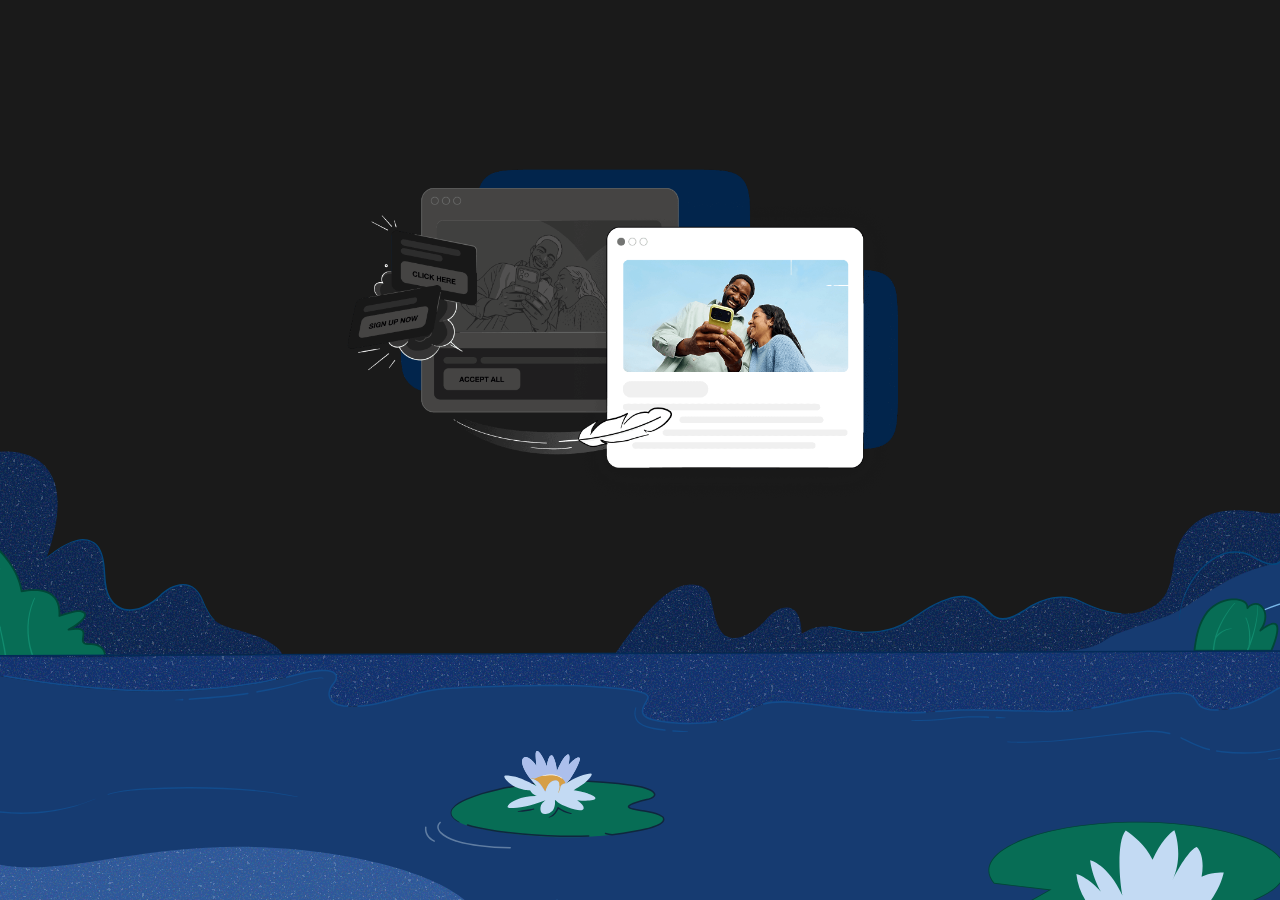
<file: data/about.html>
<!DOCTYPE html>
<html><head>
<meta charset="utf-8">
<title>About OpenBrowser</title>
<style>
* {margin:0;padding:0;box-sizing:border-box;}
html,body{height:100%;background:#1a1a1a;background-image:url('icons/footer.svg');background-repeat:no-repeat;background-position:bottom;background-size:100% auto;}
body{display:flex;align-items:center;justify-content:center;min-height:100vh;padding:0;}
.compo-img{width:50vw;height:auto;display:block;margin-top:-20%;}
</style></head>
<body>
<img src="icons/compo1.png" alt="" class="compo-img">
</body></html>
</file>
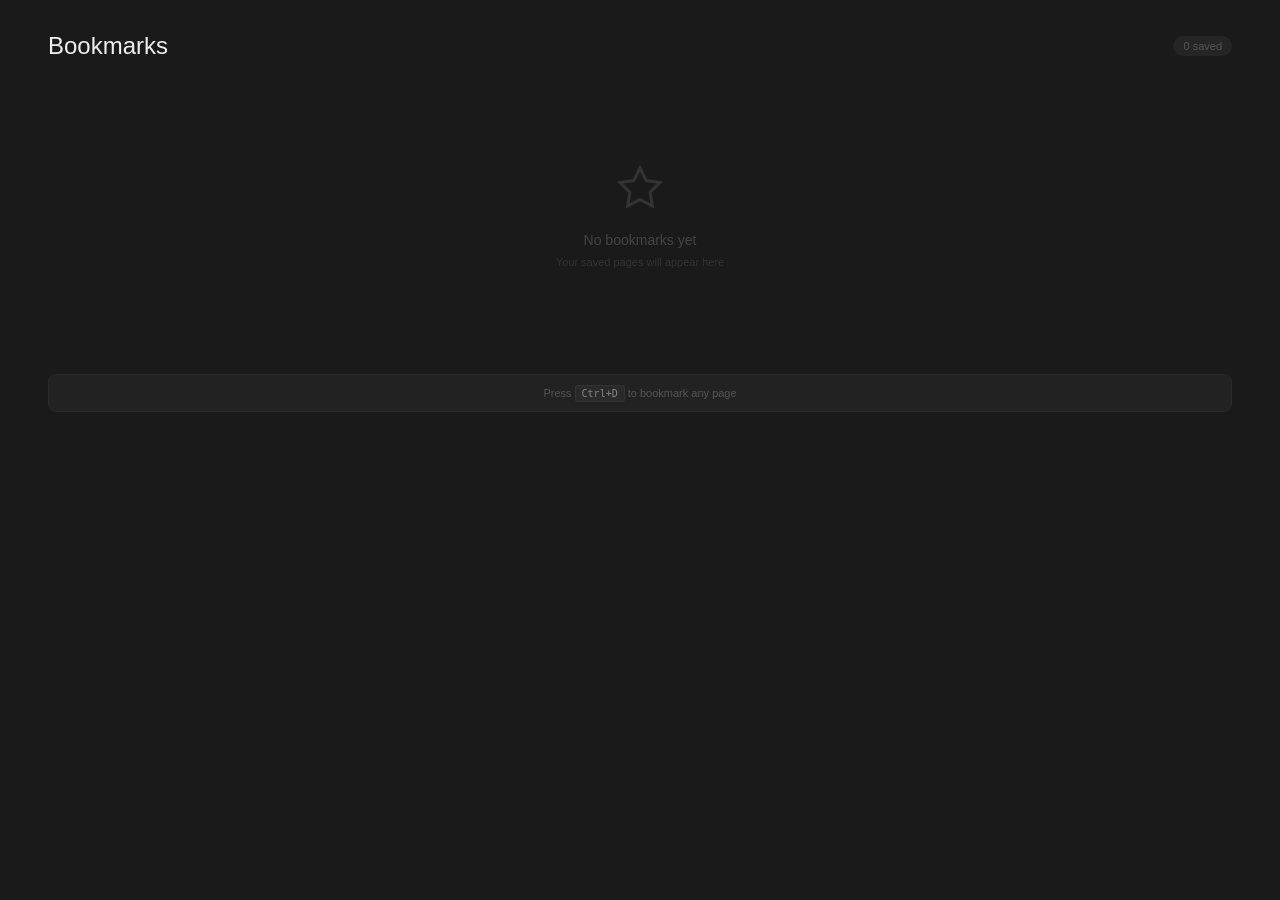
<file: data/bookmarks-page.html>
<!DOCTYPE html>
<html><head>
<meta charset="utf-8"><title>Bookmarks</title>
<style>
*{margin:0;padding:0;box-sizing:border-box}
html,body{height:100%;overflow-y:auto;background:#1a1a1a;color:#ccc;font-family:'Cantarell',-apple-system,sans-serif}
body{padding:32px 48px}
.header{display:flex;align-items:center;gap:16px;margin-bottom:24px}
.header h1{font-size:24px;font-weight:300;color:#eee;flex:1}
.header .count{font-size:11px;color:#555;background:#252525;padding:4px 10px;border-radius:12px}
.empty{text-align:center;padding:80px 0;color:#444}
.empty svg{width:48px;height:48px;margin-bottom:16px;color:#333}
.empty p{font-size:14px;margin-bottom:4px}
.empty small{font-size:11px;color:#333}
.tip{margin-top:24px;padding:12px 16px;background:#222;border-radius:8px;border:1px solid #2a2a2a;font-size:11px;color:#555;text-align:center}
kbd{background:#2a2a2a;border:1px solid #333;border-radius:3px;padding:2px 6px;font-size:10px;color:#888;font-family:monospace}
</style>
</head><body>
<div class="header">
<h1>Bookmarks</h1>
<span class="count">0 saved</span>
</div>
<div class="empty">
<svg viewBox="0 0 24 24" fill="none" stroke="currentColor" stroke-width="1.5"><polygon points="12 2 15.09 8.26 22 9.27 17 14.14 18.18 21.02 12 17.77 5.82 21.02 7 14.14 2 9.27 8.91 8.26 12 2"/></svg>
<p>No bookmarks yet</p>
<small>Your saved pages will appear here</small>
</div>
<div class="tip">Press <kbd>Ctrl+D</kbd> to bookmark any page</div>
</body></html>
</file>
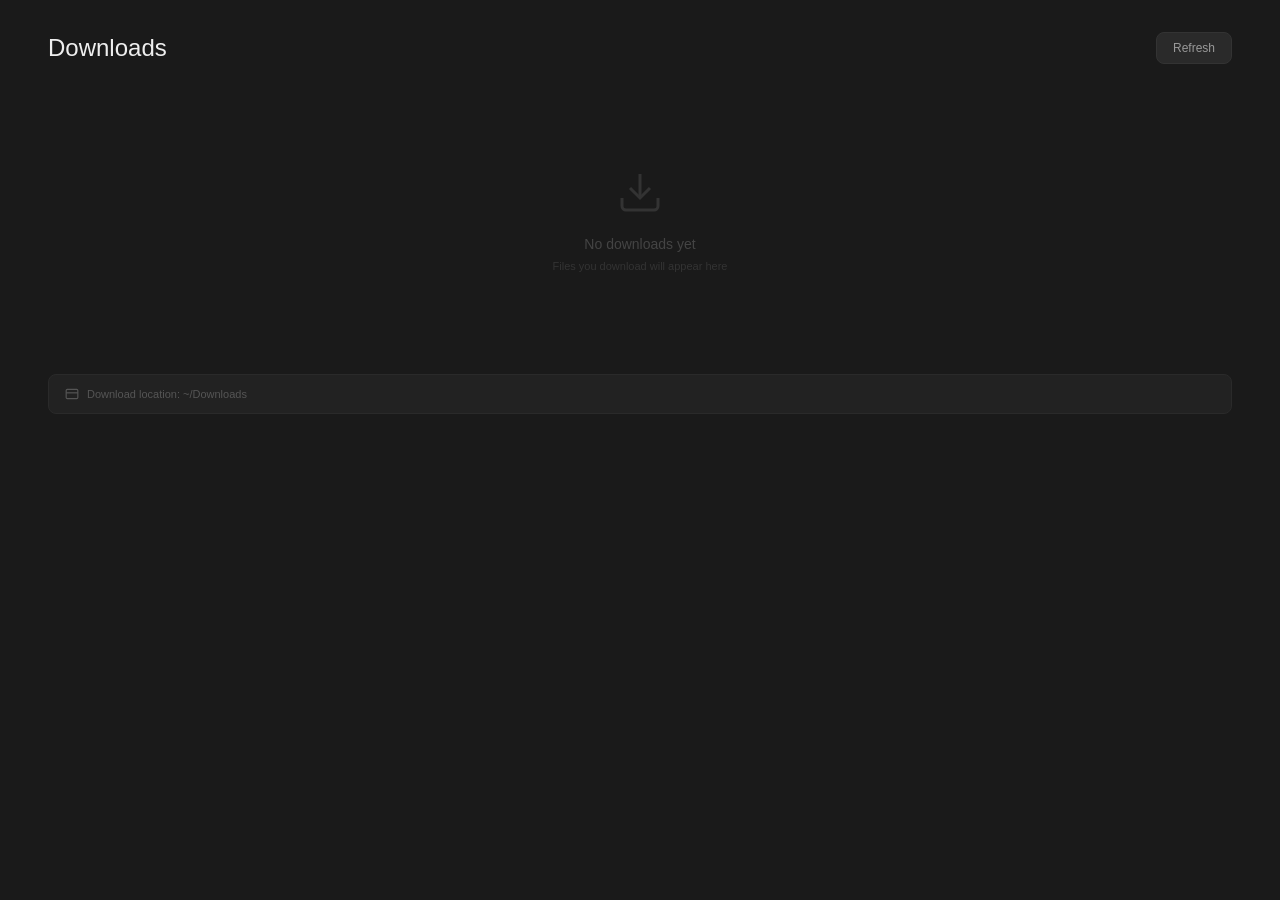
<file: data/downloads-page.html>
<!DOCTYPE html>
<html><head>
<meta charset="utf-8"><title>Downloads</title>
<style>
*{margin:0;padding:0;box-sizing:border-box}
html,body{height:100%;overflow-y:auto;background:#1a1a1a;color:#ccc;font-family:'Cantarell',-apple-system,sans-serif}
body{padding:32px 48px}
.header{display:flex;align-items:center;gap:16px;margin-bottom:24px}
.header h1{font-size:24px;font-weight:300;color:#eee;flex:1}
.header button{background:#2a2a2a;color:#999;border:1px solid #333;border-radius:8px;padding:8px 16px;font-size:12px;cursor:pointer}
.header button:hover{background:#333;color:#fff}
.empty{text-align:center;padding:80px 0;color:#444}
.empty svg{width:48px;height:48px;margin-bottom:16px;color:#333}
.empty p{font-size:14px;margin-bottom:4px}
.empty small{font-size:11px;color:#333}
.info{display:flex;align-items:center;gap:8px;margin-top:20px;padding:12px 16px;background:#222;border-radius:8px;border:1px solid #2a2a2a;font-size:11px;color:#555}
</style>
</head><body>
<div class="header">
<h1>Downloads</h1>
<button onclick="window.location.reload()">Refresh</button>
</div>
<div class="empty">
<svg viewBox="0 0 24 24" fill="none" stroke="currentColor" stroke-width="1.5"><path d="M21 15v4a2 2 0 0 1-2 2H5a2 2 0 0 1-2-2v-4"/><polyline points="7 10 12 15 17 10"/><line x1="12" x2="12" y1="15" y2="3"/></svg>
<p>No downloads yet</p>
<small>Files you download will appear here</small>
</div>
<div class="info">
<svg viewBox="0 0 24 24" fill="none" stroke="currentColor" stroke-width="2" style="width:14px;height:14px;flex-shrink:0"><rect width="20" height="16" x="2" y="4" rx="2"/><path d="M2 10h20"/></svg>
Download location: ~/Downloads
</div>
</body></html>
</file>
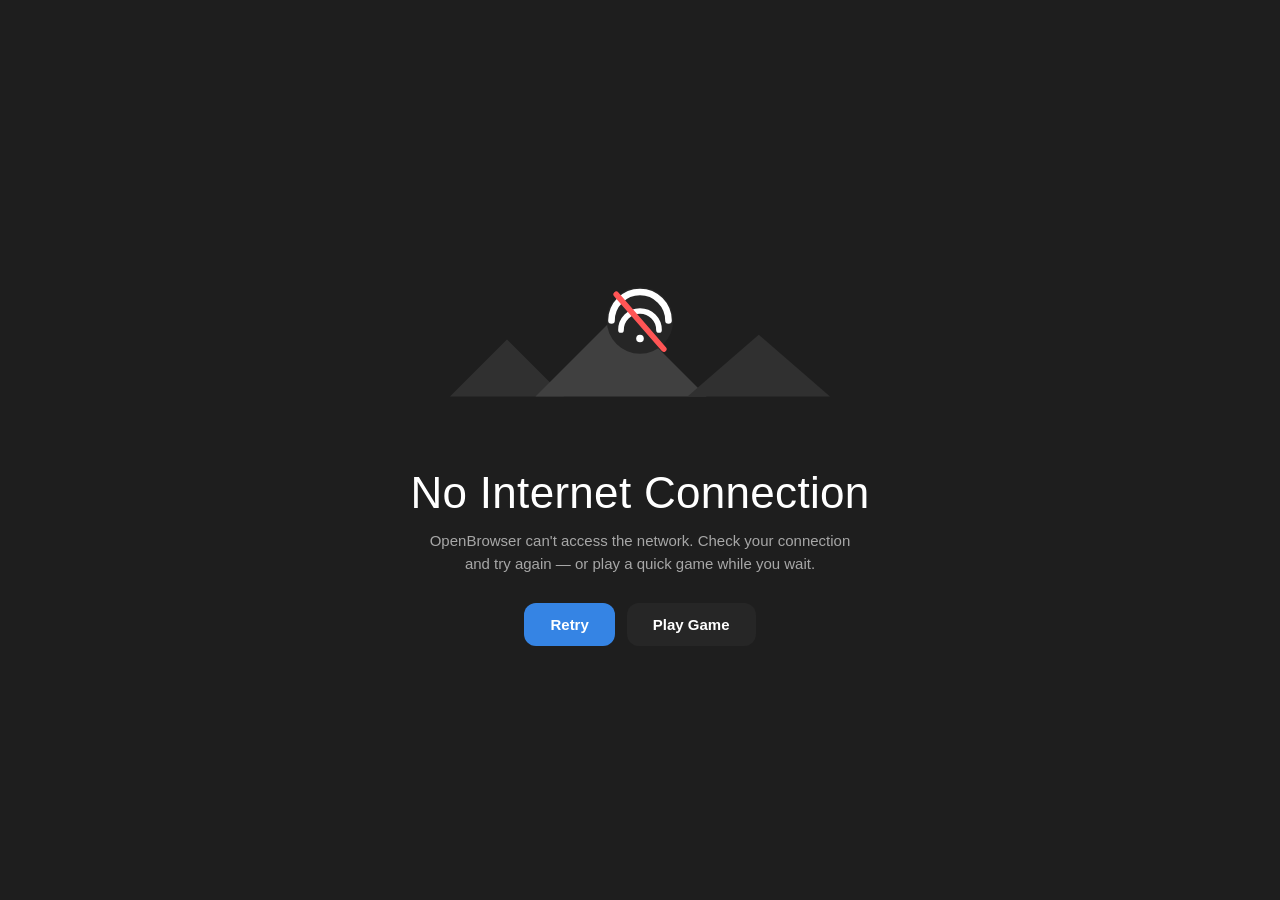
<file: data/offline.html>
<!DOCTYPE html>
<html lang="en"><head>
<meta charset="UTF-8">
<meta name="viewport" content="width=device-width, initial-scale=1.0">
<title>OpenBrowser - Offline</title>
<style>
:root{--bg:#1e1e1e;--surface:#262626;--surface-hover:#303030;--text:#ffffff;--muted:#a7a7a7;--accent:#3584e4;--danger:#ff5555;}
*{margin:0;padding:0;box-sizing:border-box;font-family:'Cantarell','Inter','Segoe UI',sans-serif;}
html,body{width:100%;height:100%;overflow:hidden;background:var(--bg);color:var(--text);}
#offline{width:100vw;height:100vh;display:flex;flex-direction:column;justify-content:center;align-items:center;text-align:center;padding:20px;}
.hero-svg{width:380px;max-width:80vw;height:auto;margin-bottom:24px;}
h1{font-size:44px;font-weight:300;margin-bottom:12px;letter-spacing:.3px;}
p{color:var(--muted);margin-bottom:28px;font-size:15px;line-height:1.5;max-width:440px;}
.actions{display:flex;gap:12px;flex-wrap:wrap;justify-content:center;}
button{border:none;border-radius:12px;padding:13px 26px;cursor:pointer;font-size:15px;font-weight:600;transition:background .15s,transform .12s;}
button:hover{transform:translateY(-2px);}
.primary{background:var(--accent);color:#fff;}
.primary:hover{background:#3b8fee;}
.secondary{background:var(--surface);color:#fff;}
.secondary:hover{background:var(--surface-hover);}
#game{display:none;width:100vw;height:100vh;background:#111;position:relative;}
canvas{width:100%;height:100%;display:block;}
.exit{position:absolute;top:20px;right:20px;z-index:10;}
.score{position:absolute;top:24px;left:24px;z-index:10;font-size:20px;font-weight:700;color:#fff;font-variant-numeric:tabular-nums;}
.hint{position:absolute;bottom:30px;left:50%;transform:translateX(-50%);color:#888;font-size:13px;z-index:10;}
</style></head>
<body>
<div id="offline">
  <svg class="hero-svg" viewBox="0 0 800 400">
    <rect width="800" height="400" fill="#1e1e1e"/>
    <path d="M0 300 L120 180 L240 300 Z" fill="#303030"/>
    <path d="M180 300 L360 120 L540 300 Z" fill="#404040"/>
    <path d="M500 300 L650 170 L800 300 Z" fill="#303030"/>
    <circle cx="400" cy="140" r="70" fill="#262626"/>
    <path d="M340 140 A60 60 0 0 1 460 140" stroke="#fff" stroke-width="14" fill="none" stroke-linecap="round"/>
    <path d="M360 160 A40 40 0 0 1 440 160" stroke="#fff" stroke-width="12" fill="none" stroke-linecap="round"/>
    <circle cx="400" cy="178" r="8" fill="#fff"/>
    <line x1="350" y1="85" x2="450" y2="200" stroke="#ff5555" stroke-width="12" stroke-linecap="round"/>
  </svg>
  <h1>No Internet Connection</h1>
  <p>OpenBrowser can't access the network. Check your connection and try again — or play a quick game while you wait.</p>
  <div class="actions">
    <button class="primary" onclick="retry()">Retry</button>
    <button class="secondary" onclick="startGame()">Play Game</button>
  </div>
</div>
<div id="game">
  <div class="score" id="score">0</div>
  <button class="secondary exit" onclick="exitGame()">Exit Game</button>
  <div class="hint">Press Space or click to jump</div>
  <canvas id="canvas"></canvas>
</div>
<script>
function retry(){if(window.webkit&&window.webkit.messageHandlers&&window.webkit.messageHandlers.retry){window.webkit.messageHandlers.retry.postMessage("retry");}else{location.reload();}}
const offline=document.getElementById("offline"),game=document.getElementById("game"),scoreEl=document.getElementById("score");
let running=false;
function startGame(){offline.style.display="none";game.style.display="block";running=true;reset();}
function exitGame(){game.style.display="none";offline.style.display="flex";running=false;}
const canvas=document.getElementById("canvas"),ctx=canvas.getContext("2d");
function resize(){canvas.width=window.innerWidth;canvas.height=window.innerHeight;}
resize();window.addEventListener("resize",resize);
let groundH=120,player,obstacle,gravity,score,best=0,speed,over;
function reset(){groundH=Math.min(140,canvas.height*0.18);player={x:120,w:42,h:42,y:canvas.height-groundH-42,dy:0,jump:false};obstacle={x:canvas.width+200,w:30,h:50};gravity=0.8;score=0;speed=8;over=false;scoreEl.textContent=0;}
function jump(){if(over){reset();return;}if(!player.jump){player.dy=-16;player.jump=true;}}
document.addEventListener("keydown",e=>{if(e.code==="Space"){e.preventDefault();jump();}});
canvas.addEventListener("pointerdown",jump);
function loop(){
  if(running){
    const gy=canvas.height-groundH;
    ctx.fillStyle="#111";ctx.fillRect(0,0,canvas.width,canvas.height);
    ctx.fillStyle="#2a2a2a";ctx.fillRect(0,gy,canvas.width,groundH);
    ctx.strokeStyle="#3584e4";ctx.lineWidth=3;ctx.beginPath();ctx.moveTo(0,gy);ctx.lineTo(canvas.width,gy);ctx.stroke();
    if(!over){
      player.dy+=gravity;player.y+=player.dy;
      if(player.y>=gy-player.h){player.y=gy-player.h;player.dy=0;player.jump=false;}
      obstacle.x-=speed;obstacle.y=gy-obstacle.h;
      if(obstacle.x<-60){obstacle.x=canvas.width+200+Math.random()*300;score++;scoreEl.textContent=score;if(score>best)best=score;if(score%5===0)speed+=0.6;}
      if(player.x<obstacle.x+obstacle.w&&player.x+player.w>obstacle.x&&player.y+player.h>obstacle.y){over=true;}
    }
    ctx.fillStyle="#fff";ctx.beginPath();ctx.roundRect(player.x,player.y,player.w,player.h,8);ctx.fill();
    ctx.fillStyle="#ff5555";ctx.beginPath();ctx.roundRect(obstacle.x,obstacle.y,obstacle.w,obstacle.h,6);ctx.fill();
    if(over){
      ctx.fillStyle="rgba(0,0,0,.55)";ctx.fillRect(0,0,canvas.width,canvas.height);
      ctx.fillStyle="#fff";ctx.textAlign="center";ctx.font="700 36px Cantarell,sans-serif";
      ctx.fillText("Game Over",canvas.width/2,canvas.height/2-10);
      ctx.font="18px Cantarell,sans-serif";ctx.fillStyle="#aaa";
      ctx.fillText("Score "+score+"  ·  Best "+best+"  —  Space/click to restart",canvas.width/2,canvas.height/2+28);
    }
  }
  requestAnimationFrame(loop);
}
loop();
</script>
</body></html>
</file>
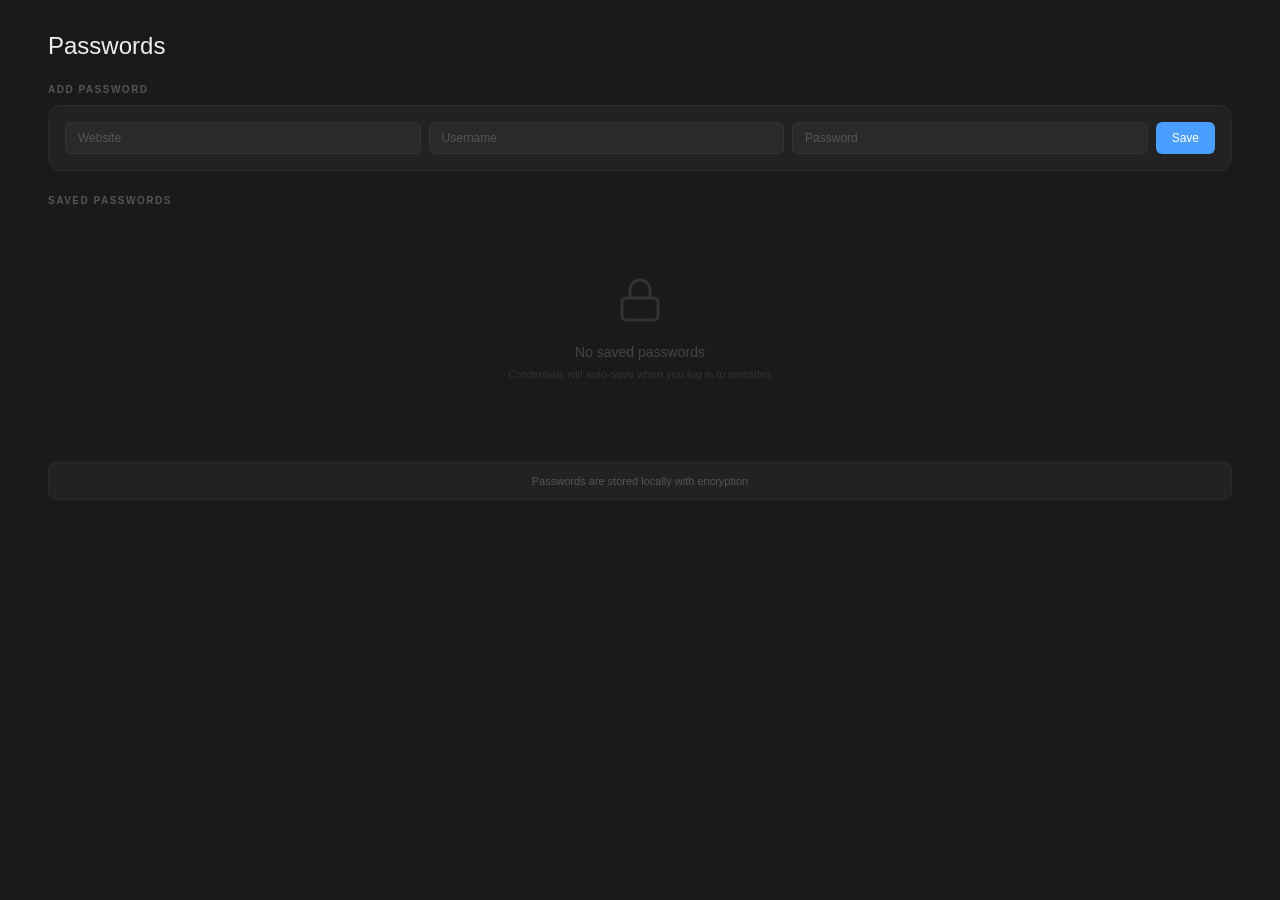
<file: data/passwords-page.html>
<!DOCTYPE html>
<html><head>
<meta charset="utf-8"><title>Passwords</title>
<style>
*{margin:0;padding:0;box-sizing:border-box}
html,body{height:100%;overflow-y:auto;background:#1a1a1a;color:#ccc;font-family:'Cantarell',-apple-system,sans-serif}
body{padding:32px 48px}
h1{font-size:24px;font-weight:300;color:#eee;margin-bottom:24px}
.section-title{font-size:10px;font-weight:700;color:#555;text-transform:uppercase;letter-spacing:1.5px;margin-bottom:10px;margin-top:20px}
.add-form{background:#222;border:1px solid #2a2a2a;border-radius:12px;padding:16px;display:flex;gap:8px;margin-bottom:24px}
.add-form input{flex:1;background:#2a2a2a;border:1px solid #333;border-radius:6px;padding:8px 12px;color:#ccc;font-size:12px;outline:none}
.add-form input:focus{border-color:#4a9eff}
.add-form input::placeholder{color:#555}
.add-form button{background:#4a9eff;color:#fff;border:none;border-radius:6px;padding:8px 16px;font-size:12px;cursor:pointer}
.add-form button:hover{background:#3a8eef}
.empty{text-align:center;padding:60px 0;color:#444}
.empty svg{width:48px;height:48px;margin-bottom:16px;color:#333}
.empty p{font-size:14px;margin-bottom:4px}
.empty small{font-size:11px;color:#333}
.info{margin-top:20px;padding:12px 16px;background:#222;border-radius:8px;border:1px solid #2a2a2a;font-size:11px;color:#555;text-align:center}
</style>
</head><body>
<h1>Passwords</h1>
<div class="section-title">Add Password</div>
<div class="add-form">
<input type="text" placeholder="Website">
<input type="text" placeholder="Username">
<input type="password" placeholder="Password">
<button>Save</button>
</div>
<div class="section-title">Saved Passwords</div>
<div class="empty">
<svg viewBox="0 0 24 24" fill="none" stroke="currentColor" stroke-width="1.5"><rect width="18" height="11" x="3" y="11" rx="2" ry="2"/><path d="M7 11V7a5 5 0 0 1 10 0v4"/></svg>
<p>No saved passwords</p>
<small>Credentials will auto-save when you log in to websites</small>
</div>
<div class="info">Passwords are stored locally with encryption</div>
</body></html>
</file>
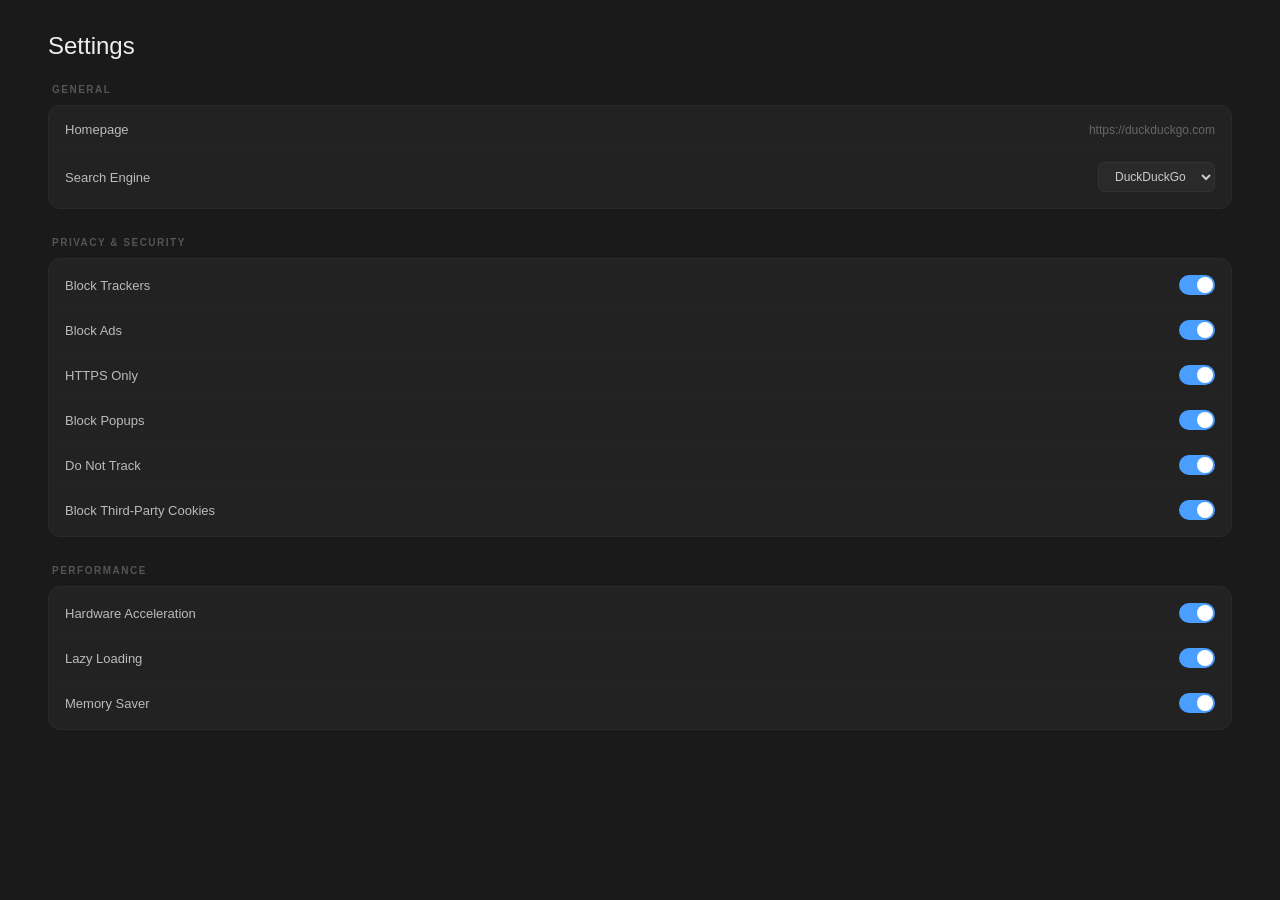
<file: data/settings-page.html>
<!DOCTYPE html>
<html><head>
<meta charset="utf-8"><title>Settings</title>
<style>
*{margin:0;padding:0;box-sizing:border-box}
html,body{height:100%;overflow-y:auto;background:#1a1a1a;color:#ccc;font-family:'Cantarell',-apple-system,sans-serif}
body{padding:32px 48px}
h1{font-size:24px;font-weight:300;color:#eee;margin-bottom:24px}
.section{margin-bottom:28px}
.section-title{font-size:10px;font-weight:700;color:#555;text-transform:uppercase;letter-spacing:1.5px;margin-bottom:10px;padding-left:4px}
.card{background:#222;border:1px solid #2a2a2a;border-radius:12px;padding:4px 0;margin-bottom:12px}
.row{display:flex;align-items:center;justify-content:space-between;padding:12px 16px;border-bottom:1px solid #252525}
.row:last-child{border-bottom:none}
.row .label{font-size:13px;color:#bbb}
.row .value{font-size:12px;color:#666}
.row select{background:#2a2a2a;color:#ccc;border:1px solid #333;border-radius:6px;padding:6px 12px;font-size:12px;outline:none}
.toggle{width:36px;height:20px;border-radius:10px;background:#333;position:relative;cursor:pointer;transition:0.2s}
.toggle.on{background:#4a9eff}
.toggle::after{content:'';position:absolute;top:2px;left:2px;width:16px;height:16px;border-radius:50%;background:#fff;transition:0.2s}
.toggle.on::after{left:18px}
</style>
</head><body>
<h1>Settings</h1>
<div class="section">
<div class="section-title">General</div>
<div class="card">
<div class="row"><span class="label">Homepage</span><span class="value">https://duckduckgo.com</span></div>
<div class="row"><span class="label">Search Engine</span>
<select id="engine"><option>Google</option><option selected>DuckDuckGo</option><option>Bing</option><option>Brave</option><option>Yahoo</option><option>Yandex</option></select></div>
</div></div>
<div class="section">
<div class="section-title">Privacy & Security</div>
<div class="card">
<div class="row"><span class="label">Block Trackers</span><div class="toggle on"></div></div>
<div class="row"><span class="label">Block Ads</span><div class="toggle on"></div></div>
<div class="row"><span class="label">HTTPS Only</span><div class="toggle on"></div></div>
<div class="row"><span class="label">Block Popups</span><div class="toggle on"></div></div>
<div class="row"><span class="label">Do Not Track</span><div class="toggle on"></div></div>
<div class="row"><span class="label">Block Third-Party Cookies</span><div class="toggle on"></div></div>
</div></div>
<div class="section">
<div class="section-title">Performance</div>
<div class="card">
<div class="row"><span class="label">Hardware Acceleration</span><div class="toggle on"></div></div>
<div class="row"><span class="label">Lazy Loading</span><div class="toggle on"></div></div>
<div class="row"><span class="label">Memory Saver</span><div class="toggle on"></div></div>
</div></div>
<script>
document.querySelectorAll('.toggle').forEach(t=>{
t.addEventListener('click',()=>t.classList.toggle('on'));
});
</script>
</body></html>
</file>
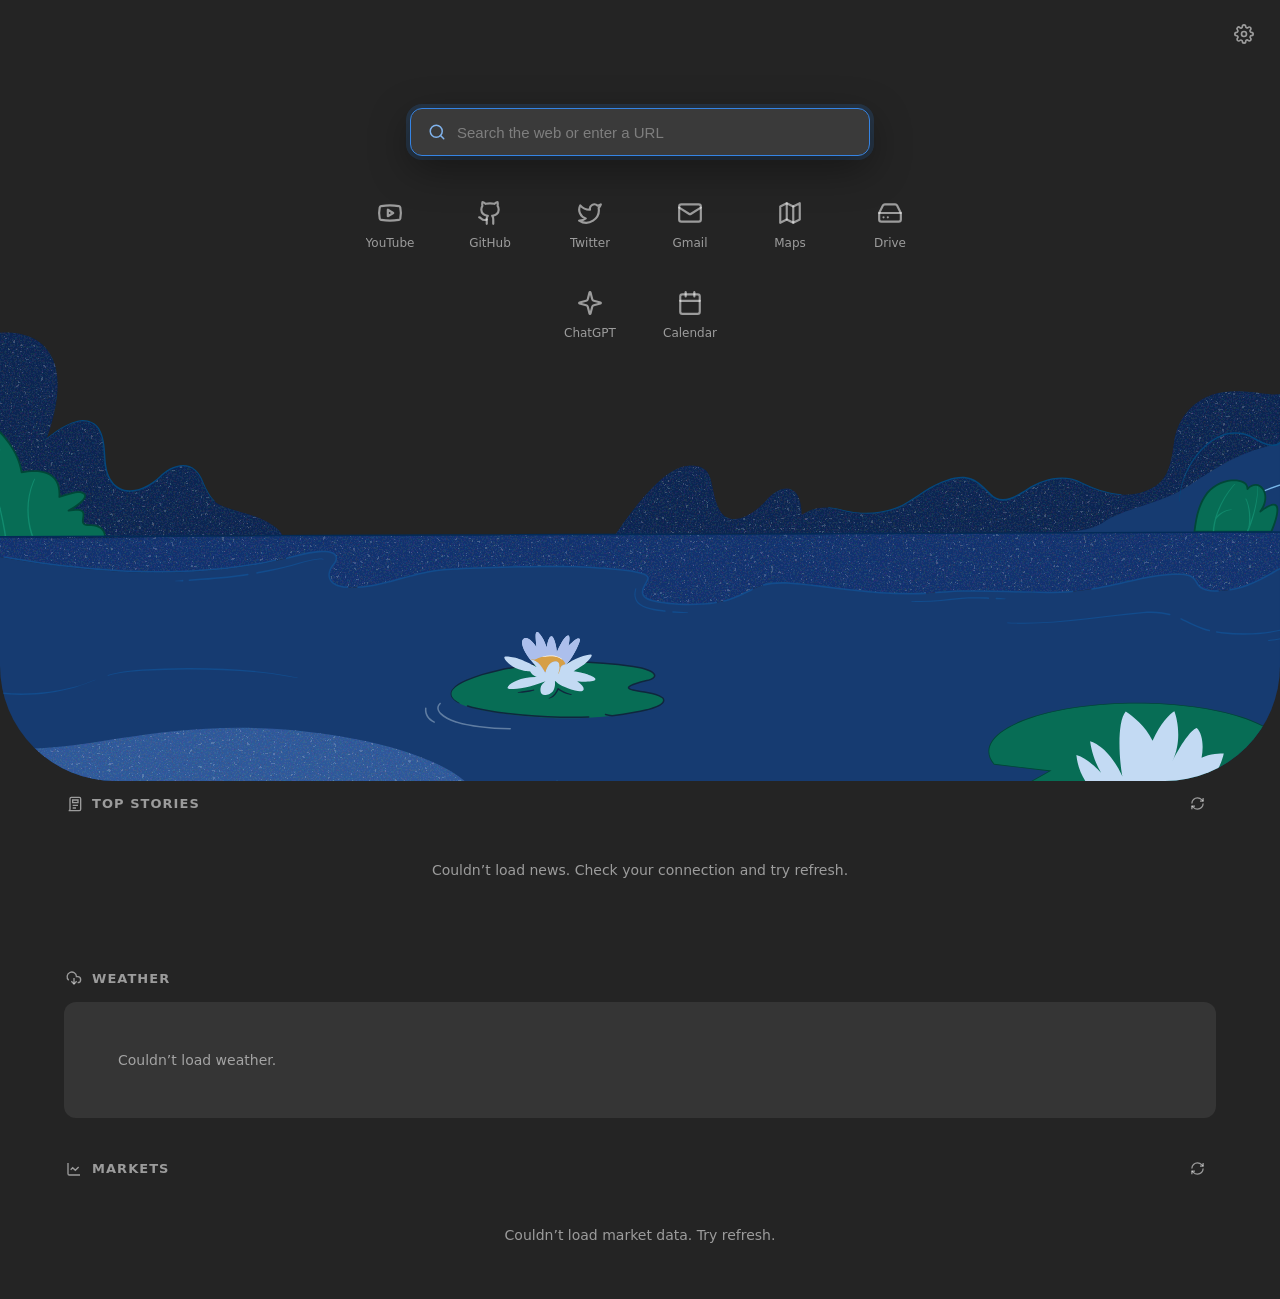
<file: data/startup.html>
<!DOCTYPE html>
<html lang="en"><head>
<meta charset="utf-8">
<meta name="viewport" content="width=device-width, initial-scale=1.0">
<title>New Tab</title>
<style>
*{margin:0;padding:0;box-sizing:border-box}
/* Adwaita (GNOME) dark palette */
:root{
  --window-bg:#242424;
  --card-bg:rgba(255,255,255,.08);
  --card-bg-hover:rgba(255,255,255,.13);
  --separator:rgba(255,255,255,.08);
  --fg:#ffffff;
  --dim:rgba(255,255,255,.55);
  --dimmer:rgba(255,255,255,.35);
  --accent:#3584e4;
  --accent-text:#81b3ec;
  --radius:12px;
}
html,body{height:100%}
body{
  background:var(--window-bg);color:var(--fg);
  font-family:'Adwaita Sans','Cantarell',-apple-system,system-ui,'Segoe UI',sans-serif;
  -webkit-font-smoothing:antialiased;min-height:100vh;
}

/* ===== Section 1: search at top + shortcuts ===== */
.hero{min-height:62vh;display:flex;flex-direction:column;align-items:center;padding:clamp(60px,12vh,140px) 24px 0}
.search-wrap{position:relative;width:100%;max-width:460px}
.s-icon{position:absolute;left:18px;top:50%;transform:translateY(-50%);width:18px;height:18px;color:var(--dim);pointer-events:none;transition:color .2s}
#searchInput{
  width:100%;height:48px;padding:0 18px 0 46px;border-radius:12px;
  border:1px solid var(--separator);background:var(--card-bg);color:var(--fg);
  font-size:15px;outline:none;transition:border-color .2s,background .2s,box-shadow .2s;
}
#searchInput::placeholder{color:var(--dimmer)}
#searchInput:focus{border-color:var(--accent);background:rgba(255,255,255,.1);box-shadow:0 12px 40px rgba(0,0,0,.4),0 0 0 4px rgba(53,132,228,.18)}
.search-wrap:focus-within .s-icon{color:var(--accent-text)}

/* shortcuts — plain gray icons, no card */
.shortcuts{display:flex;flex-wrap:wrap;justify-content:center;gap:12px;margin-top:30px;max-width:620px}
.shortcut{display:flex;flex-direction:column;align-items:center;gap:10px;width:88px;cursor:pointer;font-family:inherit;color:var(--dim);font-size:12px;font-weight:500;padding:14px 8px;border-radius:14px;background:none;border:none;transition:color .15s,transform .15s}
.shortcut .ico{display:flex;align-items:center;justify-content:center}
.shortcut .ico svg{width:26px;height:26px;color:var(--dim);transition:color .15s}
.shortcut .name{white-space:nowrap;overflow:hidden;text-overflow:ellipsis;max-width:100%}
.shortcut:hover{color:var(--fg);transform:translateY(-3px)}
.shortcut:hover .ico svg{color:var(--fg)}

/* Footer SVG under shortcuts — full bleed (fits both corners) */
.login-anim{display:block;width:100vw;max-width:100vw;margin-left:calc(50% - 50vw);margin-right:calc(50% - 50vw);margin-top:-30px;height:auto;border-bottom-left-radius:clamp(40px,9vw,140px);border-bottom-right-radius:clamp(40px,9vw,140px)}

/* ===== Section 2: news ===== */
.news{padding:0 clamp(24px,5vw,80px) 56px;max-width:1280px;margin:0 auto}
.section-title{display:flex;align-items:center;gap:10px;font-size:13px;font-weight:700;color:var(--dim);text-transform:uppercase;letter-spacing:.08em;margin:8px 2px 16px}
.section-title svg{width:16px;height:16px}
.section-title .grow{flex:1}
.icon-btn{background:none;border:none;color:var(--dim);cursor:pointer;border-radius:8px;padding:7px 9px;display:flex;align-items:center;transition:color .15s}
.icon-btn:hover{color:var(--fg)}
.icon-btn svg{width:15px;height:15px}
.news-grid{display:grid;grid-template-columns:repeat(auto-fill,minmax(260px,1fr));gap:10px}
.news-card{display:flex;gap:12px;align-items:flex-start;padding:13px 14px;border-radius:var(--radius);background:var(--card-bg);cursor:pointer;transition:background .15s,transform .15s}
.news-card:hover{background:var(--card-bg-hover);transform:translateY(-2px)}
.news-card .thumb{width:38px;height:38px;border-radius:9px;flex-shrink:0;background:rgba(255,255,255,.06);object-fit:contain;padding:7px}
.news-card .body{display:flex;flex-direction:column;gap:6px;min-width:0;flex:1}
.news-card .nt{font-size:13.5px;font-weight:600;line-height:1.35;display:-webkit-box;-webkit-line-clamp:2;-webkit-box-orient:vertical;overflow:hidden}
.news-card .meta{display:flex;align-items:center;gap:8px;font-size:11.5px;color:var(--dim);flex-wrap:wrap}
.news-card .domain{color:var(--accent-text);overflow:hidden;text-overflow:ellipsis;white-space:nowrap;max-width:120px}
.news-card .dot{width:3px;height:3px;border-radius:50%;background:var(--dimmer);flex-shrink:0}
.news-status{padding:28px;text-align:center;color:var(--dim);font-size:14px;grid-column:1/-1}
.skeleton{background:var(--card-bg);border-radius:var(--radius);min-height:66px;position:relative;overflow:hidden}
.skeleton::after{content:'';position:absolute;inset:0;background:linear-gradient(90deg,transparent,rgba(255,255,255,.05),transparent);animation:sh 1.2s infinite}
@keyframes sh{100%{transform:translateX(100%)}}
/* ===== Background layer ===== */
.bg-layer{position:fixed;inset:0;z-index:-1;background-size:cover;background-position:center;background-repeat:no-repeat}

/* ===== Settings gear ===== */
.gear-btn{position:fixed;top:14px;right:16px;z-index:50;width:40px;height:40px;border-radius:999px;border:none;background:none;color:var(--dim);display:flex;align-items:center;justify-content:center;cursor:pointer;transition:color .15s}
.gear-btn:hover{color:var(--fg)}
.gear-btn svg{width:20px;height:20px}

/* ===== Customise dialog ===== */
.cust-overlay{position:fixed;inset:0;background:rgba(0,0,0,.6);display:none;align-items:center;justify-content:center;z-index:120}
.cust-overlay.show{display:flex}
.cust-dialog{width:min(94vw,640px);max-height:86vh;background:#1f1f1f;border-radius:16px;overflow:hidden;display:flex;flex-direction:column;box-shadow:0 24px 64px rgba(0,0,0,.6)}
.cust-header{display:flex;align-items:center;padding:18px 22px;border-bottom:1px solid var(--separator)}
.cust-header h2{font-size:18px;font-weight:700;flex:1}
.cust-close{width:34px;height:34px;border-radius:999px;border:none;background:transparent;color:var(--dim);cursor:pointer;display:flex;align-items:center;justify-content:center;transition:background .15s,color .15s}
.cust-close:hover{background:var(--card-bg-hover);color:var(--fg)}
.cust-close svg{width:18px;height:18px}
.cust-body{padding:22px;overflow-y:auto}
.cust-label{font-size:12px;font-weight:700;color:var(--dim);text-transform:uppercase;letter-spacing:.07em;margin-bottom:14px}
.bg-grid{display:grid;grid-template-columns:repeat(auto-fill,minmax(132px,1fr));gap:12px}
.bg-opt{position:relative;aspect-ratio:16/10;border-radius:12px;cursor:pointer;border:2px solid transparent;overflow:hidden;background-size:cover;background-position:center;display:flex;align-items:center;justify-content:center;color:var(--fg);font-size:12px;font-weight:600;transition:border-color .15s}
.bg-opt.special{background:var(--card-bg);border:2px dashed var(--separator);flex-direction:column;gap:6px;color:var(--dim)}
.bg-opt.special:hover{border-color:var(--accent);color:var(--fg)}
.bg-opt.special svg{width:22px;height:22px}
.bg-opt.selected{border-color:var(--accent)}
.bg-opt .check{position:absolute;top:6px;right:6px;width:22px;height:22px;border-radius:999px;background:var(--accent);color:#fff;display:none;align-items:center;justify-content:center}
.bg-opt.selected .check{display:flex}
.bg-opt .check svg{width:13px;height:13px}

/* ===== Weather + Markets panels ===== */
.panel{padding:0 clamp(24px,5vw,80px) 28px;max-width:1280px;margin:0 auto}
.weather{display:flex;align-items:center;gap:22px;background:var(--card-bg);border-radius:var(--radius);padding:22px 26px;flex-wrap:wrap}
.weather .wicon svg{width:48px;height:48px;color:var(--fg)}
.weather .wtemp{font-size:42px;font-weight:300;line-height:1;font-variant-numeric:tabular-nums}
.weather .wmeta{display:flex;flex-direction:column;gap:3px}
.weather .wcity{font-size:15px;font-weight:600}
.weather .wcond{font-size:13px;color:var(--dim)}
.weather .whl{margin-left:18px;font-size:13.5px;color:var(--dim);text-align:right;line-height:1.6}
.weather .wgraph{margin-left:auto;width:260px;max-width:42vw}
.weather .wgraph svg{width:100%;height:76px;display:block;overflow:visible}
.wgraph .line{fill:none;stroke:var(--accent-text);stroke-width:2;stroke-linecap:round;stroke-linejoin:round}
.wgraph .area{fill:rgba(53,132,228,.16);stroke:none}
.wgraph .dotnow{fill:var(--accent-text)}
.wgraph .lbl{fill:var(--dim);font-size:10px;font-weight:600}
.stocks-grid{display:grid;grid-template-columns:repeat(auto-fill,minmax(160px,1fr));gap:12px}
.stock{background:var(--card-bg);border-radius:var(--radius);padding:14px 16px;display:flex;flex-direction:column;gap:6px}
.stock .sname{font-size:13px;color:var(--dim);font-weight:600;white-space:nowrap;overflow:hidden;text-overflow:ellipsis;display:flex;align-items:center;gap:7px}
.stock .scoin{width:18px;height:18px;border-radius:50%;flex-shrink:0}
.stock .sprice{font-size:19px;font-weight:600;font-variant-numeric:tabular-nums}
.stock .schg{font-size:12.5px;font-weight:600;font-variant-numeric:tabular-nums}
.stock .up{color:#57e389}
.stock .down{color:#ff7b72}
.stock .spark{width:100%;height:36px;margin-top:6px;display:block;overflow:visible}
.stock .spark .l{fill:none;stroke-width:1.5;stroke-linecap:round;stroke-linejoin:round}
.stock .spark .a{opacity:.16}

@media (prefers-reduced-motion:reduce){*{animation:none!important;transition:none!important}.skeleton::after{animation:none}}
</style>
</head>
<body>

<div class="bg-layer" id="bgLayer"></div>

<button class="gear-btn" id="gearBtn" title="Customise">
  <svg viewBox="0 0 24 24" fill="none" stroke="currentColor" stroke-width="2"><circle cx="12" cy="12" r="3"/><path d="M19.4 15a1.65 1.65 0 0 0 .33 1.82l.06.06a2 2 0 1 1-2.83 2.83l-.06-.06a1.65 1.65 0 0 0-1.82-.33 1.65 1.65 0 0 0-1 1.51V21a2 2 0 0 1-4 0v-.09A1.65 1.65 0 0 0 9 19.4a1.65 1.65 0 0 0-1.82.33l-.06.06a2 2 0 1 1-2.83-2.83l.06-.06a1.65 1.65 0 0 0 .33-1.82 1.65 1.65 0 0 0-1.51-1H3a2 2 0 0 1 0-4h.09A1.65 1.65 0 0 0 4.6 9a1.65 1.65 0 0 0-.33-1.82l-.06-.06a2 2 0 1 1 2.83-2.83l.06.06a1.65 1.65 0 0 0 1.82.33H9a1.65 1.65 0 0 0 1-1.51V3a2 2 0 0 1 4 0v.09a1.65 1.65 0 0 0 1 1.51 1.65 1.65 0 0 0 1.82-.33l.06-.06a2 2 0 1 1 2.83 2.83l-.06.06a1.65 1.65 0 0 0-.33 1.82V9a1.65 1.65 0 0 0 1.51 1H21a2 2 0 0 1 0 4h-.09a1.65 1.65 0 0 0-1.51 1z"/></svg>
</button>

<section class="hero">
  <div class="search-wrap">
    <svg class="s-icon" viewBox="0 0 24 24" fill="none" stroke="currentColor" stroke-width="2" stroke-linecap="round" stroke-linejoin="round"><circle cx="11" cy="11" r="8"/><path d="m21 21-4.3-4.3"/></svg>
    <input type="text" id="searchInput" placeholder="Search the web or enter a URL" autocomplete="off" spellcheck="false" autofocus>
  </div>
  <div class="shortcuts" id="shortcuts"></div>
  <img class="login-anim" src="icons/footer.svg" alt="">
</section>

<section class="news">
  <div class="section-title">
    <svg viewBox="0 0 24 24" fill="none" stroke="currentColor" stroke-width="2"><path d="M4 22h16a2 2 0 0 0 2-2V4a2 2 0 0 0-2-2H8a2 2 0 0 0-2 2v16a2 2 0 0 1-2 2Z"/><path d="M18 14h-8M15 18h-5M10 6h8v4h-8V6Z"/></svg>
    <span>Top Stories</span><span class="grow"></span>
    <button class="icon-btn" id="newsRefresh" title="Refresh">
      <svg viewBox="0 0 24 24" fill="none" stroke="currentColor" stroke-width="2"><path d="M3 12a9 9 0 0 1 9-9 9.75 9.75 0 0 1 6.74 2.74L21 8"/><path d="M21 3v5h-5"/><path d="M21 12a9 9 0 0 1-9 9 9.75 9.75 0 0 1-6.74-2.74L3 16"/><path d="M8 16H3v5"/></svg>
    </button>
  </div>
  <div class="news-grid" id="newsGrid"></div>
</section>

<section class="panel">
  <div class="section-title">
    <svg viewBox="0 0 24 24" fill="none" stroke="currentColor" stroke-width="2"><path d="M17.5 19a4.5 4.5 0 1 0 0-9h-1.8A7 7 0 1 0 4 15.3"/><path d="M12 12v9"/><path d="m8 17 4 4 4-4"/></svg>
    <span>Weather</span>
  </div>
  <div class="weather" id="weather"><div class="news-status">Loading weather…</div></div>
</section>

<section class="panel">
  <div class="section-title">
    <svg viewBox="0 0 24 24" fill="none" stroke="currentColor" stroke-width="2"><path d="M3 3v16a2 2 0 0 0 2 2h16"/><path d="m19 9-5 5-4-4-3 3"/></svg>
    <span>Markets</span>
    <span class="grow"></span>
    <button class="icon-btn" id="stockRefresh" title="Refresh"><svg viewBox="0 0 24 24" fill="none" stroke="currentColor" stroke-width="2"><path d="M3 12a9 9 0 0 1 9-9 9.75 9.75 0 0 1 6.74 2.74L21 8"/><path d="M21 3v5h-5"/><path d="M21 12a9 9 0 0 1-9 9 9.75 9.75 0 0 1-6.74-2.74L3 16"/><path d="M8 16H3v5"/></svg></button>
  </div>
  <div class="stocks-grid" id="stocks"></div>
</section>

<!-- Customise dialog -->
<div class="cust-overlay" id="custOverlay">
  <div class="cust-dialog">
    <div class="cust-header">
      <h2>Customise New Tab Page</h2>
      <button class="cust-close" id="custClose"><svg viewBox="0 0 24 24" fill="none" stroke="currentColor" stroke-width="2"><path d="M18 6 6 18M6 6l12 12"/></svg></button>
    </div>
    <div class="cust-body">
      <div class="cust-label">Background image</div>
      <div class="bg-grid" id="bgGrid"></div>
    </div>
  </div>
</div>
<input type="file" id="bgFile" accept="image/*" style="display:none">

<script>
/* ---- Search ---- */
var input=document.getElementById('searchInput');
input.focus();
function navigate(u){
  if(window.webkit&&window.webkit.messageHandlers&&window.webkit.messageHandlers.navigate){window.webkit.messageHandlers.navigate.postMessage(u);}
  else{location.href=u;}
}
input.addEventListener('keydown',function(e){
  if(e.key==='Enter'){e.preventDefault();var q=this.value.trim();if(q)navigate(q);}
});

/* ---- New-tab data cache (persisted via native → instant reloads) ----
 * News/weather/markets data is cached on disk by the app. A fresh tab renders
 * from cache immediately and only re-fetches in the background when stale. */
var obCache={news:null,weather:null,stocks:null,t:{}};
var OB_TTL={news:600000,weather:1800000,stocks:300000}; /* 10m / 30m / 5m */
var obBooted=false;
function obSaveCache(){
  try{
    if(window.webkit&&webkit.messageHandlers&&webkit.messageHandlers.cacheSave){
      webkit.messageHandlers.cacheSave.postMessage(JSON.stringify(obCache));
    }
  }catch(e){}
}
window.__obSetCache=function(c){
  if(c&&typeof c==='object'){
    if(Array.isArray(c.news))obCache.news=c.news;
    if(c.weather&&typeof c.weather==='object')obCache.weather=c.weather;
    if(Array.isArray(c.stocks))obCache.stocks=c.stocks;
    if(c.t&&typeof c.t==='object')obCache.t=c.t;
  }
  obBoot();
};
function obBoot(){
  if(obBooted)return;obBooted=true;
  var now=Date.now();
  if(obCache.news&&obCache.news.length)renderStories(obCache.news);
  if(!obCache.news||(now-(obCache.t.news||0))>OB_TTL.news)setTimeout(loadNews,0);
  if(obCache.weather)renderWeather(obCache.weather.city,obCache.weather.w);
  if(!obCache.weather||(now-(obCache.t.weather||0))>OB_TTL.weather)setTimeout(loadWeather,180);
  if(obCache.stocks&&obCache.stocks.length)renderStocks(obCache.stocks);
  if(!obCache.stocks||(now-(obCache.t.stocks||0))>OB_TTL.stocks)setTimeout(loadStocks,360);
}

/* ---- Shortcuts (Lucide icons) ---- */
var L={
  youtube:'<path d="M2.5 17a24.12 24.12 0 0 1 0-10 2 2 0 0 1 1.4-1.4 49.56 49.56 0 0 1 16.2 0A2 2 0 0 1 21.5 7a24.12 24.12 0 0 1 0 10 2 2 0 0 1-1.4 1.4 49.55 49.55 0 0 1-16.2 0A2 2 0 0 1 2.5 17"/><path d="m10 15 5-3-5-3z"/>',
  github:'<path d="M15 22v-4a4.8 4.8 0 0 0-1-3.5c3 0 6-2 6-5.5.08-1.25-.27-2.48-1-3.5.28-1.15.28-2.35 0-3.5 0 0-1 0-3 1.5-2.64-.5-5.36-.5-8 0C6 2 5 2 5 2c-.3 1.15-.3 2.35 0 3.5A5.403 5.403 0 0 0 4 9c0 3.5 3 5.5 6 5.5-.39.49-.68 1.05-.85 1.65-.17.6-.22 1.23-.15 1.85v4"/><path d="M9 18c-4.51 2-5-2-7-2"/>',
  twitter:'<path d="M22 4s-.7 2.1-2 3.4c1.6 10-9.4 17.3-18 11.6 2.2.1 4.4-.6 6-2C3 15.5.5 9.6 3 5c2.2 2.6 5.6 4.1 9 4-.9-4.2 4-6.6 7-3.8 1.1 0 3-1.2 3-1.2z"/>',
  mail:'<rect width="20" height="16" x="2" y="4" rx="2"/><path d="m22 7-8.97 5.7a1.94 1.94 0 0 1-2.06 0L2 7"/>',
  map:'<polygon points="3 6 9 3 15 6 21 3 21 18 15 21 9 18 3 21"/><line x1="9" x2="9" y1="3" y2="18"/><line x1="15" x2="15" y1="6" y2="21"/>',
  drive:'<line x1="22" x2="2" y1="12" y2="12"/><path d="M5.45 5.11 2 12v6a2 2 0 0 0 2 2h16a2 2 0 0 0 2-2v-6l-3.45-6.89A2 2 0 0 0 16.76 4H7.24a2 2 0 0 0-1.79 1.11z"/><line x1="6" x2="6.01" y1="16" y2="16"/><line x1="10" x2="10.01" y1="16" y2="16"/>',
  sparkles:'<path d="M9.937 15.5A2 2 0 0 0 8.5 14.063l-6.135-1.582a.5.5 0 0 1 0-.962L8.5 9.936A2 2 0 0 0 9.937 8.5l1.582-6.135a.5.5 0 0 1 .963 0L14.063 8.5A2 2 0 0 0 15.5 9.937l6.135 1.581a.5.5 0 0 1 0 .964L15.5 14.063a2 2 0 0 0-1.437 1.437l-1.582 6.135a.5.5 0 0 1-.963 0z"/>',
  calendar:'<path d="M8 2v4"/><path d="M16 2v4"/><rect width="18" height="18" x="3" y="4" rx="2"/><path d="M3 10h18"/>'
};
var shortcuts=[
  {name:'YouTube',url:'https://youtube.com',icon:'youtube',color:'#f30002'},
  {name:'GitHub',url:'https://github.com',icon:'github',color:'#6e5494'},
  {name:'Twitter',url:'https://twitter.com',icon:'twitter',color:'#1c99e6'},
  {name:'Gmail',url:'https://mail.google.com',icon:'mail',color:'#ea4335'},
  {name:'Maps',url:'https://maps.google.com',icon:'map',color:'#34a853'},
  {name:'Drive',url:'https://drive.google.com',icon:'drive',color:'#f5b400'},
  {name:'ChatGPT',url:'https://chat.openai.com',icon:'sparkles',color:'#10a37f'},
  {name:'Calendar',url:'https://calendar.google.com',icon:'calendar',color:'#4285f4'}
];
var scEl=document.getElementById('shortcuts');
shortcuts.forEach(function(sc){
  var b=document.createElement('button');b.className='shortcut';b.title=sc.name;
  b.innerHTML='<span class="ico"><svg viewBox="0 0 24 24" fill="none" stroke="currentColor" stroke-width="2" stroke-linecap="round" stroke-linejoin="round">'+(L[sc.icon]||'')+'</svg></span><span class="name">'+sc.name+'</span>';
  b.addEventListener('click',function(){navigate(sc.url);});
  scEl.appendChild(b);
});

/* ---- News (Hacker News, direct; images via og:image) ---- */
var grid=document.getElementById('newsGrid');var COUNT=9;
function escapeHtml(s){return (s||'').replace(/[&<>"']/g,function(c){return {'&':'&amp;','<':'&lt;','>':'&gt;','"':'&quot;',"'":'&#39;'}[c];});}
function domainOf(url){try{return new URL(url).hostname.replace(/^www\./,'');}catch(e){return 'news.ycombinator.com';}}
function showSkeletons(){grid.innerHTML='';for(var i=0;i<COUNT;i++){var s=document.createElement('div');s.className='skeleton';grid.appendChild(s);}}
function renderStories(stories){
  grid.innerHTML='';
  if(!stories.length){grid.innerHTML='<div class="news-status">Couldn\u2019t load news. Check your connection and try refresh.</div>';return;}
  stories.forEach(function(st){
    var url=st.url||('https://news.ycombinator.com/item?id='+st.id);
    var dom=domainOf(url);
    var card=document.createElement('div');card.className='news-card';
    card.innerHTML='<img class="thumb" loading="lazy" decoding="async" src="https://www.google.com/s2/favicons?domain='+encodeURIComponent(dom)+'&sz=64" alt="" onerror="this.style.visibility=\'hidden\'">'+
      '<div class="body"><div class="nt">'+escapeHtml(st.title)+'</div>'+
      '<div class="meta"><span class="domain">'+escapeHtml(dom)+'</span>'+
      '<span class="dot"></span><span>\u25B2 '+(st.score||0)+'</span>'+
      '<span class="dot"></span><span>'+(st.descendants||0)+'</span></div></div>';
    card.addEventListener('click',function(){navigate(url);});
    grid.appendChild(card);
  });
}
function loadNews(){
  if(!(obCache.news&&obCache.news.length))showSkeletons();
  fetch('https://hacker-news.firebaseio.com/v0/topstories.json').then(function(r){return r.json();})
    .then(function(ids){return Promise.all(ids.slice(0,COUNT).map(function(id){return fetch('https://hacker-news.firebaseio.com/v0/item/'+id+'.json').then(function(r){return r.json();});}));})
    .then(function(items){
      var st=items.filter(function(x){return x&&x.title;});
      renderStories(st);
      obCache.news=st;obCache.t.news=Date.now();obSaveCache();
    })
    .catch(function(){if(!(obCache.news&&obCache.news.length))grid.innerHTML='<div class="news-status">Couldn\u2019t load news. Check your connection and try refresh.</div>';});
}
document.getElementById('newsRefresh').addEventListener('click',loadNews);

/* ---- Weather (Open-Meteo + IP location, no key) ---- */
var WICON={
  sun:'<circle cx="12" cy="12" r="4"/><path d="M12 2v2M12 20v2M4.93 4.93l1.41 1.41M17.66 17.66l1.41 1.41M2 12h2M20 12h2M6.34 17.66l-1.41 1.41M19.07 4.93l-1.41 1.41"/>',
  cloudsun:'<path d="M12 2v2M5.22 5.22l1.42 1.42M2 12h2M20 12h2M19.78 5.22l-1.42 1.42"/><path d="M15.94 13a4 4 0 0 0-7.45-2"/><path d="M13 22H7a5 5 0 1 1 4.9-6H13a3 3 0 0 1 0 6Z"/>',
  cloud:'<path d="M17.5 19a4.5 4.5 0 1 0 0-9h-1.8A7 7 0 1 0 4 15.3"/>',
  rain:'<path d="M4 14.899A7 7 0 1 1 15.71 8h1.79a4.5 4.5 0 0 1 2.5 8.242"/><path d="M16 14v6M8 14v6M12 16v6"/>',
  snow:'<path d="M2 12h20M12 2v20M4.93 4.93l14.14 14.14M19.07 4.93 4.93 19.07"/>',
  storm:'<path d="M17.5 19a4.5 4.5 0 1 0 0-9h-1.8A7 7 0 1 0 4 15.3"/><path d="m13 12-3 5h4l-3 5"/>'
};
function weatherInfo(code){
  if(code===0)return{l:'Clear sky',i:'sun'};
  if(code<=3)return{l:'Partly cloudy',i:'cloudsun'};
  if(code<=48)return{l:'Fog',i:'cloud'};
  if(code<=67)return{l:'Rain',i:'rain'};
  if(code<=77)return{l:'Snow',i:'snow'};
  if(code<=82)return{l:'Showers',i:'rain'};
  if(code<=86)return{l:'Snow showers',i:'snow'};
  return{l:'Thunderstorm',i:'storm'};
}
function renderWeather(city,w){
  var el=document.getElementById('weather');
  var cur=w.current||{};var info=weatherInfo(cur.weather_code);
  var hi=w.daily&&Math.round(w.daily.temperature_2m_max[0]);
  var lo=w.daily&&Math.round(w.daily.temperature_2m_min[0]);
  el.innerHTML=
    '<span class="wicon"><svg viewBox="0 0 24 24" fill="none" stroke="currentColor" stroke-width="2" stroke-linecap="round" stroke-linejoin="round">'+WICON[info.i]+'</svg></span>'+
    '<span class="wtemp">'+Math.round(cur.temperature_2m)+'\u00b0</span>'+
    '<span class="wmeta"><span class="wcity">'+escapeHtml(city||'Your location')+'</span><span class="wcond">'+info.l+'</span></span>'+
    buildSparkline(w)+
    (hi!=null?'<span class="whl">H: '+hi+'\u00b0<br>L: '+lo+'\u00b0</span>':'');
}
/* hourly temperature graph (next 12 hours) */
function buildSparkline(w){
  if(!w.hourly||!w.hourly.temperature_2m)return '';
  var times=w.hourly.time,temps=w.hourly.temperature_2m;
  var nowIso=(w.current&&w.current.time)||'';
  var start=0;
  for(var i=0;i<times.length;i++){if(times[i]>=nowIso){start=i;break;}}
  var N=12;var seg=temps.slice(start,start+N);if(seg.length<2)return '';
  var min=Math.min.apply(null,seg),max=Math.max.apply(null,seg);
  var W=260,H=76,padX=8,padT=18,padB=16;
  var span=(max-min)||1;
  var pts=seg.map(function(t,i){
    var x=padX+i*((W-2*padX)/(seg.length-1));
    var y=padT+(1-(t-min)/span)*(H-padT-padB);
    return [x,y];
  });
  var line=pts.map(function(p,i){return (i?'L':'M')+p[0].toFixed(1)+' '+p[1].toFixed(1);}).join(' ');
  var area=line+' L'+pts[pts.length-1][0].toFixed(1)+' '+(H-padB)+' L'+pts[0][0].toFixed(1)+' '+(H-padB)+' Z';
  var maxI=seg.indexOf(max),minI=seg.indexOf(min);
  var lbls=
    '<text class="lbl" x="'+pts[maxI][0].toFixed(1)+'" y="'+(pts[maxI][1]-5).toFixed(1)+'" text-anchor="middle">'+Math.round(max)+'\u00b0</text>'+
    '<text class="lbl" x="'+pts[minI][0].toFixed(1)+'" y="'+(pts[minI][1]+12).toFixed(1)+'" text-anchor="middle">'+Math.round(min)+'\u00b0</text>';
  return '<span class="wgraph"><svg viewBox="0 0 '+W+' '+H+'" preserveAspectRatio="none">'+
    '<path class="area" d="'+area+'"/>'+
    '<path class="line" d="'+line+'"/>'+
    '<circle class="dotnow" cx="'+pts[0][0].toFixed(1)+'" cy="'+pts[0][1].toFixed(1)+'" r="3"/>'+
    lbls+'</svg></span>';
}
function loadWeather(){
  fetch('https://get.geojs.io/v1/ip/geo.json').then(function(r){return r.json();}).then(function(loc){
    var lat=loc.latitude,lon=loc.longitude,city=loc.city;
    return fetch('https://api.open-meteo.com/v1/forecast?latitude='+lat+'&longitude='+lon+'&current=temperature_2m,weather_code&hourly=temperature_2m&daily=temperature_2m_max,temperature_2m_min&timezone=auto&forecast_days=2')
      .then(function(r){return r.json();}).then(function(w){
        renderWeather(city,w);
        obCache.weather={city:city,w:w};obCache.t.weather=Date.now();obSaveCache();
      });
  }).catch(function(){if(!obCache.weather)document.getElementById('weather').innerHTML='<div class="news-status">Couldn\u2019t load weather.</div>';});
}

/* ---- Markets (CoinGecko crypto — keyless, CORS, with sparklines) ---- */
var stocksEl=document.getElementById('stocks');
function fmtNum(n){if(n>=1000)return n.toLocaleString('en-US',{maximumFractionDigits:2});if(n>=1)return n.toFixed(2);return n.toFixed(4);}
/* small sparkline for a series of values */
function buildSpark(vals,color){
  if(!vals||vals.length<2)return '';
  var W=150,H=36,pad=3;
  var min=Math.min.apply(null,vals),max=Math.max.apply(null,vals);
  var span=(max-min)||1;
  var pts=vals.map(function(v,i){
    var x=pad+i*((W-2*pad)/(vals.length-1));
    var y=pad+(1-(v-min)/span)*(H-2*pad);
    return x.toFixed(1)+' '+y.toFixed(1);
  });
  var line='M'+pts.join(' L');
  var area=line+' L'+(W-pad)+' '+(H-pad)+' L'+pad+' '+(H-pad)+' Z';
  return '<svg class="spark" viewBox="0 0 '+W+' '+H+'" preserveAspectRatio="none">'+
    '<path class="a" d="'+area+'" fill="'+color+'"/>'+
    '<path class="l" d="'+line+'" stroke="'+color+'"/></svg>';
}
function renderStocks(coins){
  stocksEl.innerHTML='';
  coins.forEach(function(c){
    var pct=c.price_change_percentage_24h||0;
    var up=pct>=0;var col=up?'#57e389':'#ff7b72';var sign=up?'+':'';
    var spark=(c.sparkline_in_7d&&c.sparkline_in_7d.price)||[];
    var card=document.createElement('div');card.className='stock';
    card.innerHTML='<span class="sname"><img class="scoin" loading="lazy" decoding="async" src="'+c.image+'" alt="">'+escapeHtml(c.name)+'</span>'+
      '<span class="sprice">$'+fmtNum(c.current_price)+'</span>'+
      '<span class="schg '+(up?'up':'down')+'">'+sign+pct.toFixed(2)+'%</span>'+
      buildSpark(spark,col);
    card.addEventListener('click',function(){navigate('https://www.coingecko.com/en/coins/'+c.id);});
    stocksEl.appendChild(card);
  });
}
function loadStocks(){
  if(!(obCache.stocks&&obCache.stocks.length)){
    stocksEl.innerHTML='';
    for(var i=0;i<8;i++){var s=document.createElement('div');s.className='skeleton';s.style.minHeight='110px';stocksEl.appendChild(s);}
  }
  var url='https://api.coingecko.com/api/v3/coins/markets?vs_currency=usd&order=market_cap_desc&per_page=8&page=1&sparkline=true&price_change_percentage=24h';
  fetch(url).then(function(r){return r.json();}).then(function(coins){
    renderStocks(coins);
    obCache.stocks=coins;obCache.t.stocks=Date.now();obSaveCache();
  }).catch(function(){
    if(!(obCache.stocks&&obCache.stocks.length))stocksEl.innerHTML='<div class="news-status">Couldn\u2019t load market data. Try refresh.</div>';
  });
}
document.getElementById('stockRefresh').addEventListener('click',loadStocks);

/* ---- Background & settings ---- */
var prefs={bg:''};
var bgLayer=document.getElementById('bgLayer');
function applyBg(){
  if(prefs.bg){
    bgLayer.style.backgroundImage='linear-gradient(rgba(0,0,0,.45),rgba(0,0,0,.6)), '+prefs.bg;
  }else{
    bgLayer.style.backgroundImage='';
  }
}
function savePrefs(){
  if(window.webkit&&window.webkit.messageHandlers&&window.webkit.messageHandlers.prefsSave){
    window.webkit.messageHandlers.prefsSave.postMessage(JSON.stringify(prefs));
  }
}
/* native pushes saved prefs on load */
window.__obSetPrefs=function(p){if(p&&typeof p==='object'&&typeof p.bg==='string')prefs.bg=p.bg;applyBg();renderBgGrid();};

var presets=[
  'linear-gradient(135deg,#1e3c72,#2a5298)',
  'linear-gradient(160deg,#0f2027,#203a43,#2c5364)',
  'linear-gradient(160deg,#42275a,#734b6d)',
  'linear-gradient(135deg,#16222a,#3a6073)',
  'linear-gradient(135deg,#232526,#414345)',
  'url(https://images.unsplash.com/photo-1505765050516-f72dcac9c60e?auto=format&fit=crop&w=1920&q=70)',
  'url(https://images.unsplash.com/photo-1506744038136-46273834b3fb?auto=format&fit=crop&w=1920&q=70)',
  'url(https://images.unsplash.com/photo-1518709268805-4e9042af9f23?auto=format&fit=crop&w=1920&q=70)'
];

var bgGrid=document.getElementById('bgGrid');
function setBg(value){prefs.bg=value;applyBg();savePrefs();renderBgGrid();}
function renderBgGrid(){
  bgGrid.innerHTML='';
  /* None */
  var none=document.createElement('div');
  none.className='bg-opt special'+(prefs.bg===''?' selected':'');
  none.innerHTML='<svg viewBox="0 0 24 24" fill="none" stroke="currentColor" stroke-width="2"><path d="m2 2 20 20"/><path d="M4 4h16v16"/></svg>None';
  none.addEventListener('click',function(){setBg('');});
  bgGrid.appendChild(none);
  /* Upload */
  var up=document.createElement('div');
  up.className='bg-opt special';
  up.innerHTML='<svg viewBox="0 0 24 24" fill="none" stroke="currentColor" stroke-width="2"><path d="M21 15v4a2 2 0 0 1-2 2H5a2 2 0 0 1-2-2v-4"/><polyline points="17 8 12 3 7 8"/><line x1="12" x2="12" y1="3" y2="15"/></svg>Upload';
  up.addEventListener('click',function(){document.getElementById('bgFile').click();});
  bgGrid.appendChild(up);
  /* Presets */
  presets.forEach(function(val){
    var o=document.createElement('div');
    o.className='bg-opt'+(prefs.bg===val?' selected':'');
    o.style.backgroundImage=val;
    o.innerHTML='<span class="check"><svg viewBox="0 0 24 24" fill="none" stroke="currentColor" stroke-width="3"><path d="M20 6 9 17l-5-5"/></svg></span>';
    o.addEventListener('click',function(){setBg(val);});
    bgGrid.appendChild(o);
  });
}
document.getElementById('bgFile').addEventListener('change',function(e){
  var f=e.target.files&&e.target.files[0];
  if(!f)return;
  var reader=new FileReader();
  reader.onload=function(){setBg('url('+reader.result+')');custOverlay.classList.remove('show');};
  reader.readAsDataURL(f);
  e.target.value='';
});

var custOverlay=document.getElementById('custOverlay');
document.getElementById('gearBtn').addEventListener('click',function(){renderBgGrid();custOverlay.classList.add('show');});
document.getElementById('custClose').addEventListener('click',function(){custOverlay.classList.remove('show');});
custOverlay.addEventListener('click',function(e){if(e.target===custOverlay)custOverlay.classList.remove('show');});
document.addEventListener('keydown',function(e){if(e.key==='Escape')custOverlay.classList.remove('show');});

renderBgGrid();
applyBg();

/* ---- Boot: render from disk cache instantly, refresh stale data in bg ----
 * The app pushes the cached data via __obSetCache right after load (which calls
 * obBoot). If that never arrives (e.g. opened outside the app), fall back so
 * the widgets still load. */
function obBootFallback(){requestAnimationFrame(obBoot);}
if(document.readyState==='complete'){setTimeout(obBootFallback,250);}
else{window.addEventListener('load',function(){setTimeout(obBootFallback,250);});}
</script>
</body></html>
</file>
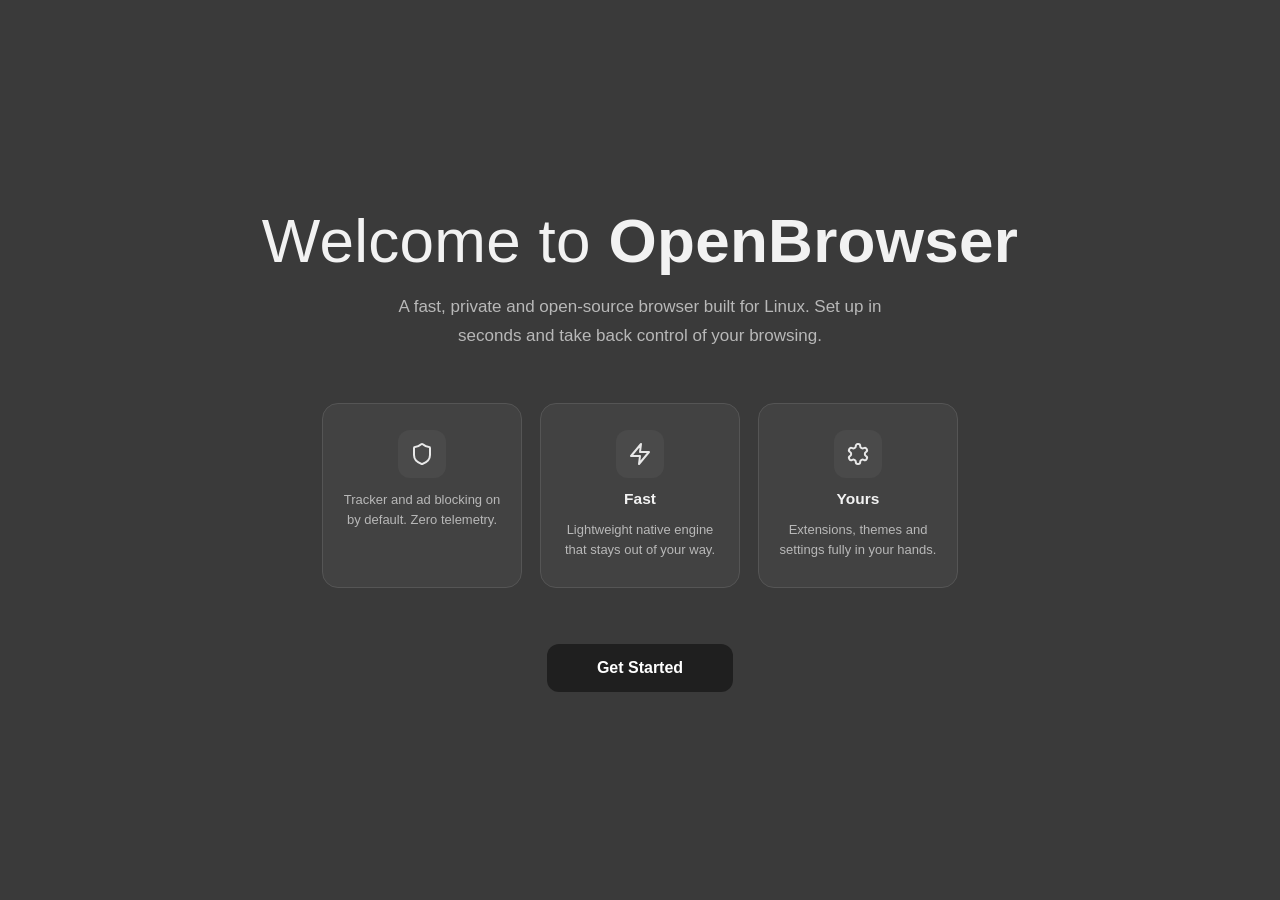
<file: data/welcome.html>
<!DOCTYPE html>
<html lang="en"><head>
<meta charset="UTF-8">
<meta name="viewport" content="width=device-width, initial-scale=1.0">
<title>Welcome to OpenBrowser</title>
<style>
:root{
  --bg:#3a3a3a;
  --bg2:#4a4a4a;
  --surface:#424242;
  --border:#555;
  --text:#f2f2f2;
  --muted:#b8b8b8;
  --dark:#1f1f1f;
}
*{margin:0;padding:0;box-sizing:border-box;font-family:'Cantarell','Inter',sans-serif;}
html,body{width:100%;height:100%;overflow:hidden;}
body{
  background:var(--bg);
  color:var(--text);
  display:flex;flex-direction:column;align-items:center;justify-content:center;
  text-align:center;padding:48px;
}
.fade{opacity:0;transform:translateY(16px);animation:up .55s cubic-bezier(.2,.9,.25,1.05) forwards;}
.d1{animation-delay:.05s}.d2{animation-delay:.16s}.d3{animation-delay:.30s}.d4{animation-delay:.46s}
@keyframes up{to{opacity:1;transform:translateY(0);}}

h1{font-size:clamp(40px,6vw,62px);font-weight:200;letter-spacing:.3px;line-height:1.08;margin-bottom:18px;color:var(--text);}
h1 b{font-weight:600;}
.sub{font-size:17px;color:var(--muted);max-width:520px;line-height:1.7;margin-bottom:52px;}

.cards{display:flex;gap:18px;flex-wrap:wrap;justify-content:center;margin-bottom:56px;}
.card{width:200px;background:var(--surface);border:1px solid var(--border);
  border-radius:16px;padding:26px 20px;display:flex;flex-direction:column;align-items:center;gap:12px;
  transition:transform .2s,border-color .2s,box-shadow .2s;}
.card:hover{transform:translateY(-4px);border-color:#d4d4d8;box-shadow:0 12px 30px rgba(0,0,0,.06);}
.card .ic{width:48px;height:48px;border-radius:12px;background:var(--bg2);
  display:flex;align-items:center;justify-content:center;}
.card .ic svg{width:24px;height:24px;color:#e8e8e8;}
.card .t{font-size:15.5px;font-weight:600;color:var(--text);}
.card .d{font-size:13px;color:var(--muted);line-height:1.55;}

.actions{display:flex;align-items:center;gap:20px;}
.btn{background:var(--dark);color:#fff;border:none;border-radius:12px;
  padding:15px 50px;font-size:16px;font-weight:600;cursor:pointer;
  transition:background .15s,transform .12s;}
.btn:hover{background:#000;transform:translateY(-2px);}
.btn:active{transform:translateY(0);}
.skip{background:none;border:none;color:var(--muted);font-size:15px;cursor:pointer;}
.skip:hover{color:var(--text);}
</style>
</head>
<body>
  <h1 class="fade d1">Welcome to <b>OpenBrowser</b></h1>
  <p class="sub fade d2">A fast, private and open-source browser built for Linux. Set up in seconds and take back control of your browsing.</p>

  <div class="cards fade d3">
    <div class="card">
      <div class="ic"><svg viewBox="0 0 24 24" fill="none" stroke="currentColor" stroke-width="2" stroke-linecap="round" stroke-linejoin="round"><path d="M20 13c0 5-3.5 7.5-7.66 8.95a1 1 0 0 1-.67-.01C7.5 20.5 4 18 4 13V6a1 1 0 0 1 1-1c2 0 4.5-1.2 6.24-2.72a1.17 1.17 0 0 1 1.52 0C14.51 3.81 17 5 19 5a1 1 0 0 1 1 1z'/></svg></div>
      <div class="t">Private</div>
      <div class="d">Tracker and ad blocking on by default. Zero telemetry.</div>
    </div>
    <div class="card">
      <div class="ic"><svg viewBox="0 0 24 24" fill="none" stroke="currentColor" stroke-width="2" stroke-linecap="round" stroke-linejoin="round"><polygon points="13 2 3 14 12 14 11 22 21 10 12 10 13 2"/></svg></div>
      <div class="t">Fast</div>
      <div class="d">Lightweight native engine that stays out of your way.</div>
    </div>
    <div class="card">
      <div class="ic"><svg viewBox="0 0 24 24" fill="none" stroke="currentColor" stroke-width="2" stroke-linecap="round" stroke-linejoin="round"><path d="M12.22 2h-.44a2 2 0 0 0-2 2v.18a2 2 0 0 1-1 1.73l-.43.25a2 2 0 0 1-2 0l-.15-.08a2 2 0 0 0-2.73.73l-.22.38a2 2 0 0 0 .73 2.73l.15.1a2 2 0 0 1 1 1.72v.51a2 2 0 0 1-1 1.74l-.15.09a2 2 0 0 0-.73 2.73l.22.38a2 2 0 0 0 2.73.73l.15-.08a2 2 0 0 1 2 0l.43.25a2 2 0 0 1 1 1.73V20a2 2 0 0 0 2 2h.44a2 2 0 0 0 2-2v-.18a2 2 0 0 1 1-1.73l.43-.25a2 2 0 0 1 2 0l.15.08a2 2 0 0 0 2.73-.73l.22-.39a2 2 0 0 0-.73-2.73l-.15-.08a2 2 0 0 1-1-1.74v-.5a2 2 0 0 1 1-1.74l.15-.09a2 2 0 0 0 .73-2.73l-.22-.38a2 2 0 0 0-2.73-.73l-.15.08a2 2 0 0 1-2 0l-.43-.25a2 2 0 0 1-1-1.73V4a2 2 0 0 0-2-2z'/><circle cx="12" cy="12" r="3"/></svg></div>
      <div class="t">Yours</div>
      <div class="d">Extensions, themes and settings fully in your hands.</div>
    </div>
  </div>

  <div class="actions fade d4">
    <button class="btn" onclick="start()">Get Started</button>
  </div>

<script>function start(){ location.href = "open://home"; }</script>
</body></html>
</file>
